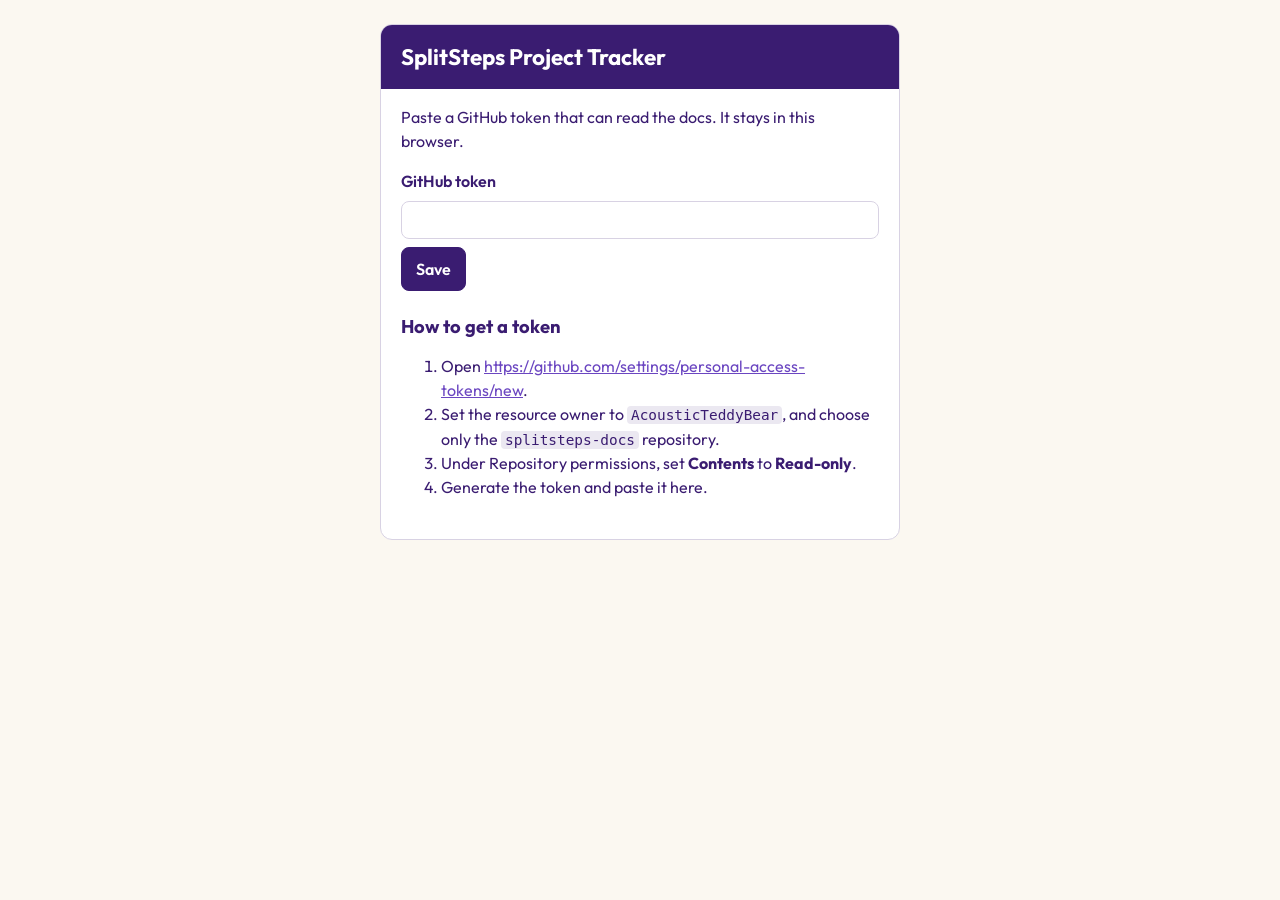
<file: splitsteps-project-tracker/index.html>
<!doctype html>
<html lang="en">
<head>
  <meta charset="utf-8">
  <meta name="viewport" content="width=device-width, initial-scale=1, viewport-fit=cover">
  <meta name="theme-color" content="#3A1C71">
  <title>SplitSteps Project Tracker</title>
  <link rel="manifest" href="manifest.webmanifest">
  <link rel="apple-touch-icon" href="icons/apple-touch-icon.png">
  <meta name="apple-mobile-web-app-title" content="SS Tracker">
  <link rel="stylesheet" href="styles.css">
  <script type="module" src="js/main.js"></script>
</head>
<body>
  <section id="tk-token-screen" class="token-screen" hidden>
    <h1>SplitSteps Project Tracker</h1>
    <p>Paste a GitHub token that can read the docs. It stays in this browser.</p>
    <p id="tk-token-message" class="banner" role="alert" hidden></p>
    <form id="tk-token-form" autocomplete="off">
      <label for="tk-token-input">GitHub token</label>
      <input id="tk-token-input" type="password" autocomplete="off" autocapitalize="off" spellcheck="false" required>
      <button type="submit">Save</button>
    </form>
    <h2>How to get a token</h2>
    <ol>
      <li>Open <a href="https://github.com/settings/personal-access-tokens/new" target="_blank" rel="noopener">https://github.com/settings/personal-access-tokens/new</a>.</li>
      <li>Set the resource owner to <code>AcousticTeddyBear</code>, and choose only the <code>splitsteps-docs</code> repository.</li>
      <li>Under Repository permissions, set <strong>Contents</strong> to <strong>Read-only</strong>.</li>
      <li>Generate the token and paste it here.</li>
    </ol>
  </section>

  <div id="tk-app" hidden>
    <div class="top" id="tk-top">
      <header class="app-header">
        <h1><span id="tk-brand">SplitSteps</span> <span class="product-name">Project Tracker</span></h1>
        <span id="tk-loaded" class="loaded"></span>
        <button type="button" id="tk-refresh">Refresh</button>
        <button type="button" id="tk-forget">Forget token</button>
      </header>
      <nav class="tabs" aria-label="Sections">
        <a href="#/overview" data-tab="overview">Overview</a>
        <a href="#/phases" data-tab="phases">Phases</a>
        <a href="#/issues" data-tab="issues">Issues</a>
        <a href="#/checks" data-tab="checks">Checks</a>
        <a href="#/features" data-tab="features">Features</a>
        <a href="#/docs" data-tab="docs">Docs</a>
      </nav>
    </div>
    <p id="tk-banner" class="banner" role="alert" hidden></p>
    <main id="tk-view" class="content"></main>
  </div>
</body>
</html>
</file>
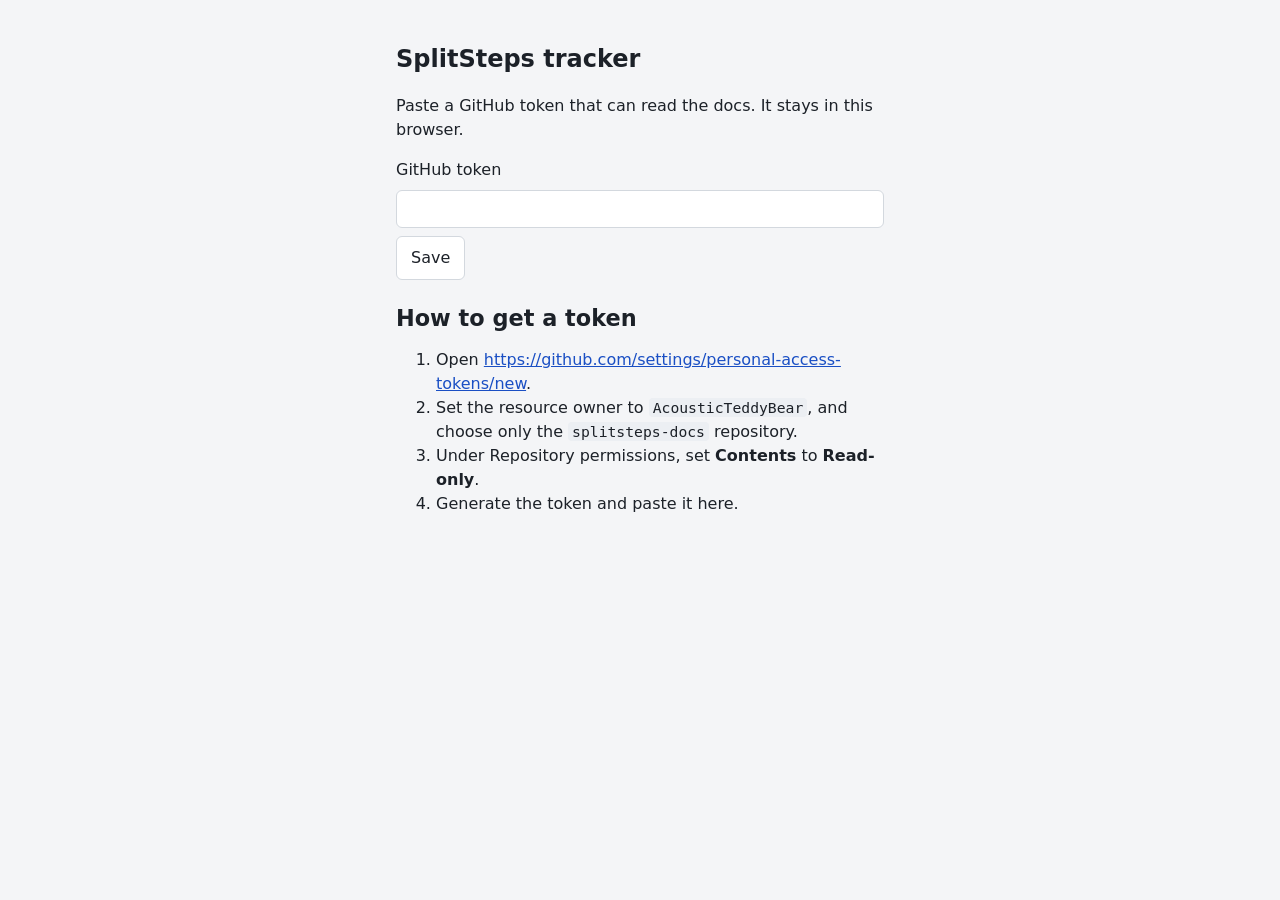
<file: tracker/index.html>
<!doctype html>
<html lang="en">
<head>
  <meta charset="utf-8">
  <meta name="viewport" content="width=device-width, initial-scale=1, viewport-fit=cover">
  <title>SplitSteps tracker</title>
  <link rel="stylesheet" href="styles.css">
  <script type="module" src="js/main.js"></script>
</head>
<body>
  <section id="tk-token-screen" class="token-screen" hidden>
    <h1>SplitSteps tracker</h1>
    <p>Paste a GitHub token that can read the docs. It stays in this browser.</p>
    <p id="tk-token-message" class="banner" role="alert" hidden></p>
    <form id="tk-token-form" autocomplete="off">
      <label for="tk-token-input">GitHub token</label>
      <input id="tk-token-input" type="password" autocomplete="off" autocapitalize="off" spellcheck="false" required>
      <button type="submit">Save</button>
    </form>
    <h2>How to get a token</h2>
    <ol>
      <li>Open <a href="https://github.com/settings/personal-access-tokens/new" target="_blank" rel="noopener">https://github.com/settings/personal-access-tokens/new</a>.</li>
      <li>Set the resource owner to <code>AcousticTeddyBear</code>, and choose only the <code>splitsteps-docs</code> repository.</li>
      <li>Under Repository permissions, set <strong>Contents</strong> to <strong>Read-only</strong>.</li>
      <li>Generate the token and paste it here.</li>
    </ol>
  </section>

  <div id="tk-app" hidden>
    <div class="top" id="tk-top">
      <header class="app-header">
        <h1>SplitSteps tracker</h1>
        <span id="tk-loaded" class="loaded"></span>
        <button type="button" id="tk-refresh">Refresh</button>
        <button type="button" id="tk-forget">Forget token</button>
      </header>
      <nav class="tabs" aria-label="Sections">
        <a href="#/overview" data-tab="overview">Overview</a>
        <a href="#/phases" data-tab="phases">Phases</a>
        <a href="#/issues" data-tab="issues">Issues</a>
        <a href="#/checks" data-tab="checks">Checks</a>
        <a href="#/features" data-tab="features">Features</a>
        <a href="#/docs" data-tab="docs">Docs</a>
      </nav>
    </div>
    <p id="tk-banner" class="banner" role="alert" hidden></p>
    <main id="tk-view" class="content"></main>
  </div>
</body>
</html>
</file>
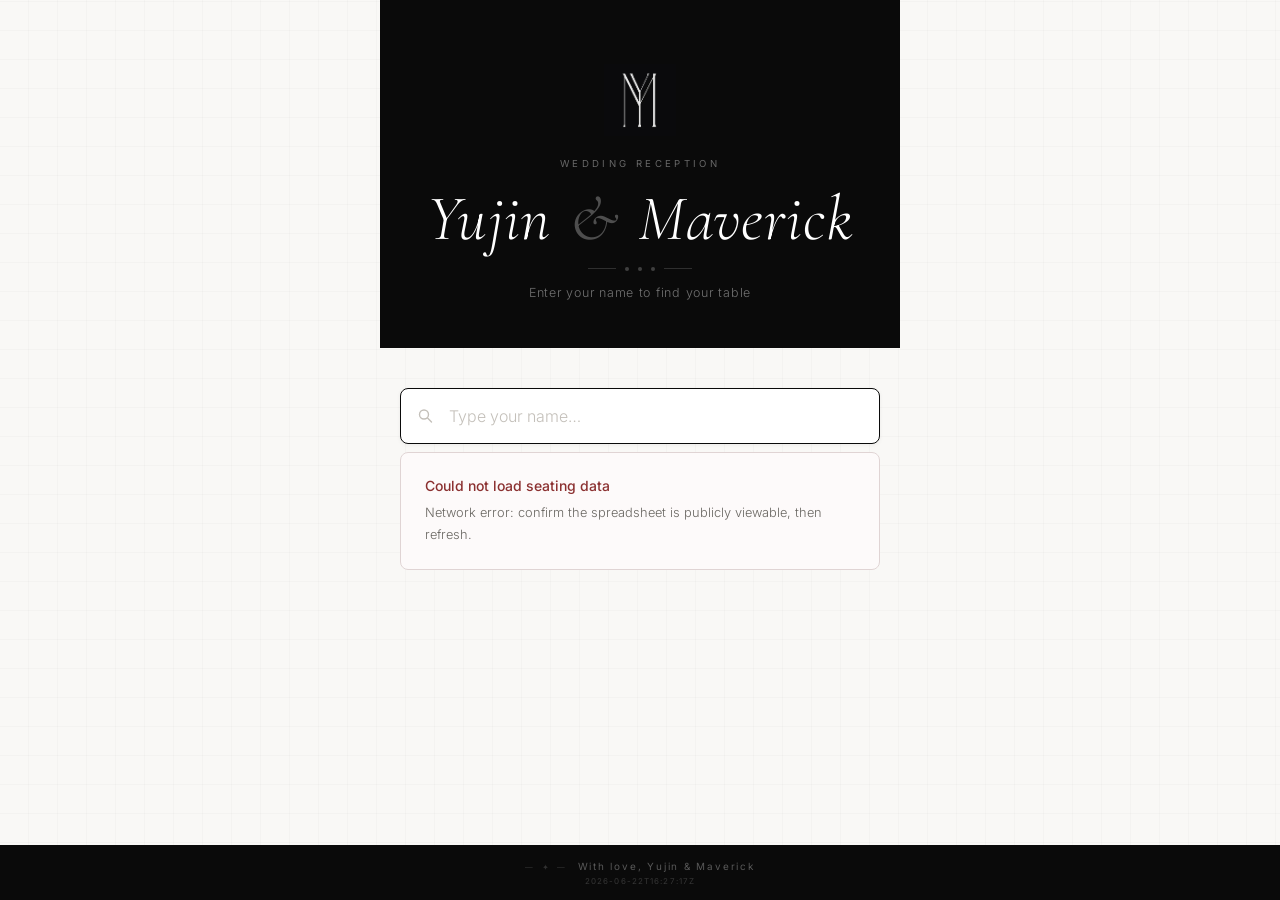
<file: yujandmavweddingseatfinder.html>
<!DOCTYPE html>
<html lang="en">
<head>
  <meta charset="UTF-8">
  <meta name="viewport" content="width=device-width, initial-scale=1.0">
  <title>Yujin & Maverick's Wedding — Find Your Seat</title>
  <link rel="preconnect" href="https://fonts.googleapis.com">
  <link href="https://fonts.googleapis.com/css2?family=Cormorant+Garamond:ital,wght@0,300;0,400;0,600;1,300;1,400;1,500&family=Inter:wght@300;400;500&display=swap" rel="stylesheet">
  <style>
    *, *::before, *::after { box-sizing: border-box; margin: 0; padding: 0; }

    :root {
      --white:      #F9F8F6;
      --white-pure: #FFFFFF;
      --black:      #0A0A0A;
      --black-soft: #1C1C1C;
      --grey-50:    #F5F4F2;
      --grey-100:   #ECEAE7;
      --grey-200:   #DEDAD5;
      --grey-300:   #C4C0BA;
      --grey-500:   #8A8680;
      --grey-700:   #4A4844;
      --text:       #0A0A0A;
      --text-muted: #6A6762;
      --text-faint: #C4C0BA;
    }

    body {
      background: var(--white);
      color: var(--text);
      font-family: 'Inter', system-ui, sans-serif;
      min-height: 100vh;
      display: flex;
      flex-direction: column;
      align-items: center;
      padding: 0;
    }

    /* Subtle crosshatch texture on white bg */
    body::before {
      content: '';
      position: fixed; inset: 0;
      background-image:
        repeating-linear-gradient(0deg, transparent, transparent 28px, rgba(0,0,0,0.018) 28px, rgba(0,0,0,0.018) 29px),
        repeating-linear-gradient(90deg, transparent, transparent 28px, rgba(0,0,0,0.018) 28px, rgba(0,0,0,0.018) 29px);
      pointer-events: none;
    }

    .container { width: 100%; max-width: 520px; position: relative; z-index: 1; padding: 0 1.25rem 5rem; }
    .container > header { margin-left: -1.25rem; margin-right: -1.25rem; }

    /* ── HEADER (black) ──────────────────────────────────────────────────────── */
    header {
      background: var(--black);
      text-align: center;
      padding: 4rem 2rem 3rem;
      margin-bottom: 2.5rem;
    }

    .orn-row {
      display: flex; align-items: center; justify-content: center; gap: 0.6rem;
      margin-bottom: 1.6rem;
    }
    .orn-line    { flex: 0 0 52px; height: 1px; background: rgba(255,255,255,0.18); }
    .orn-diamond { width: 7px; height: 7px; background: #fff; transform: rotate(45deg); }

    .event-label {
      font-size: 0.6rem;
      letter-spacing: 0.35em;
      text-transform: uppercase;
      color: rgba(255,255,255,0.38);
      margin-bottom: 1rem;
    }

    .couple-names {
      font-family: 'Cormorant Garamond', Georgia, serif;
      font-size: clamp(2.6rem, 7.5vw, 4rem);
      font-weight: 300;
      font-style: italic;
      color: #fff;
      line-height: 1.05;
      letter-spacing: 0.01em;
      margin-bottom: 0.9rem;
    }
    .amp { font-weight: 400; color: rgba(255,255,255,0.28); margin: 0 0.3em; }

    .sub-orn-row {
      display: flex; align-items: center; justify-content: center; gap: 0.55rem;
      margin-bottom: 0.9rem;
    }
    .sub-line { flex: 0 0 28px; height: 1px; background: rgba(255,255,255,0.15); }
    .sub-dot  { width: 4px; height: 4px; border-radius: 50%; background: rgba(255,255,255,0.22); }

    .subtitle {
      font-size: 0.78rem;
      font-weight: 300;
      color: rgba(255,255,255,0.42);
      letter-spacing: 0.06em;
    }

    /* ── SEARCH ──────────────────────────────────────────────────────────────── */
    .search-outer { position: relative; margin-bottom: 0.5rem; }

    .search-icon {
      position: absolute; left: 1.1rem; top: 50%;
      transform: translateY(-50%);
      color: var(--grey-300); pointer-events: none; display: flex;
    }

    #searchInput {
      width: 100%;
      padding: 1.05rem 2.8rem 1.05rem 3rem;
      background: var(--white-pure);
      border: 1.5px solid var(--black);
      border-radius: 8px;
      color: var(--text);
      font-family: 'Inter', system-ui, sans-serif;
      font-size: 1rem;
      font-weight: 300;
      outline: none;
      transition: box-shadow 0.2s;
      box-shadow: 0 1px 4px rgba(0,0,0,0.06);
    }
    #searchInput::placeholder { color: var(--text-faint); }
    #searchInput:focus {
      box-shadow: 0 0 0 3px rgba(0,0,0,0.1), 0 1px 4px rgba(0,0,0,0.06);
    }

    .clear-btn {
      position: absolute; right: 0.9rem; top: 50%;
      transform: translateY(-50%);
      background: none; border: none;
      color: var(--grey-300); cursor: pointer;
      font-size: 0.75rem; padding: 0.3rem; line-height: 1;
      opacity: 0; pointer-events: none;
      transition: opacity 0.15s, color 0.15s;
    }
    .clear-btn.visible { opacity: 1; pointer-events: auto; }
    .clear-btn:hover { color: var(--text); }

    /* ── SUGGESTIONS ─────────────────────────────────────────────────────────── */
    #suggestions {
      background: var(--white-pure);
      border: 1.5px solid var(--black);
      border-top: 1px solid var(--grey-100);
      border-radius: 0 0 8px 8px;
      overflow: hidden; display: none; margin-top: -2px;
      box-shadow: 0 4px 16px rgba(0,0,0,0.1);
    }
    #suggestions.open { display: block; }

    .sug-item {
      padding: 0.72rem 1.1rem;
      cursor: pointer;
      font-size: 0.875rem;
      color: var(--text-muted);
      border-bottom: 1px solid var(--grey-50);
      transition: background 0.1s, color 0.1s;
    }
    .sug-item:last-child { border-bottom: none; }
    .sug-item:hover { background: var(--grey-50); color: var(--text); }
    .sug-item mark { background: none; color: var(--black); font-weight: 500; }

    /* ── STATES ──────────────────────────────────────────────────────────────── */
    .state { display: none; }
    .state.active { display: block; }

    #stateIdle {
      text-align: center; padding: 2.5rem 0 1rem;
      color: var(--text-faint); font-size: 0.8rem; font-weight: 300; letter-spacing: 0.03em;
    }

    #stateLoading {
      text-align: center; padding: 3.5rem 0;
      color: var(--text-muted); font-size: 0.855rem; font-weight: 300;
    }
    .spinner {
      width: 22px; height: 22px;
      border: 2px solid var(--grey-200);
      border-top-color: var(--black);
      border-radius: 50%;
      animation: spin 0.75s linear infinite;
      margin: 0 auto 1rem;
    }
    @keyframes spin { to { transform: rotate(360deg); } }

    /* ── RESULT CARD ─────────────────────────────────────────────────────────── */
    #stateResult   { animation: fadeUp 0.3s ease; }
    #stateNotFound { animation: fadeUp 0.25s ease; }

    @keyframes fadeUp {
      from { opacity: 0; transform: translateY(8px); }
      to   { opacity: 1; transform: translateY(0); }
    }

    .result-card {
      background: var(--white-pure);
      border: 1.5px solid var(--black);
      border-radius: 12px;
      overflow: hidden;
      box-shadow: 0 6px 40px rgba(0,0,0,0.13), 4px 4px 0 var(--black);
    }

    /* BLACK BANNER */
    .banner {
      background: var(--black);
      padding: 2rem 2rem 1.85rem;
      text-align: center;
      position: relative;
    }
    .banner-top-rule {
      position: absolute; top: 1.1rem; left: 50%; transform: translateX(-50%);
      display: flex; align-items: center; gap: 0.45rem;
    }
    .btr-line { width: 28px; height: 1px; background: rgba(255,255,255,0.12); }
    .btr-dot  { width: 3px; height: 3px; background: rgba(255,255,255,0.18); border-radius: 50%; }

    .banner-eyebrow {
      font-size: 0.56rem;
      letter-spacing: 0.32em;
      text-transform: uppercase;
      color: rgba(255,255,255,0.35);
      margin-bottom: 0.65rem;
    }

    #tableDisplay {
      font-family: 'Cormorant Garamond', Georgia, serif;
      font-size: clamp(1.6rem, 4.5vw, 2.4rem);
      font-weight: 400;
      color: var(--white-pure);
      line-height: 1.15;
      margin-bottom: 0.4rem;
      word-break: break-word;
    }

    #tableSubLabel {
      font-size: 0.6rem;
      letter-spacing: 0.28em;
      text-transform: uppercase;
      color: rgba(255,255,255,0.25);
      min-height: 1em;
    }

    /* WHITE CARD BODY */
    .card-body {
      padding: 1.85rem 2rem;
      background: var(--white-pure);
    }

    /* Thin rule between banner and body */
    .card-divider {
      height: 2px;
      background: var(--black);
    }

    .section-label {
      font-size: 0.56rem;
      letter-spacing: 0.28em;
      text-transform: uppercase;
      color: var(--grey-500);
      margin-bottom: 1.1rem;
      display: flex;
      align-items: center;
      gap: 0.7rem;
    }
    .section-label::before {
      content: '';
      display: block;
      width: 16px;
      height: 1.5px;
      background: var(--black);
      flex-shrink: 0;
    }

    #tableViz { text-align: center; }

    #guestList { list-style: none; }

    .guest-row {
      display: flex; align-items: center; gap: 0.85rem;
      padding: 0.65rem 0;
      border-bottom: 1px solid var(--grey-200);
      font-size: 0.875rem; font-weight: 300;
      color: var(--grey-700);
    }
    .guest-row:last-child { border-bottom: none; }

    .guest-dot {
      flex-shrink: 0;
      width: 4px; height: 4px;
      border-radius: 50%;
      background: var(--grey-300);
    }
    .guest-row.is-you .guest-dot {
      width: 5px; height: 5px;
      background: var(--black);
    }
    .guest-row.is-you {
      color: var(--black);
      font-weight: 500;
      background: linear-gradient(to right, rgba(0,0,0,0.035), transparent 60%);
      margin-left: -2rem;
      padding-left: 2rem;
      margin-right: -2rem;
      padding-right: 2rem;
      border-left: 3px solid var(--black);
      border-bottom-color: var(--grey-200);
    }
    .you-tag {
      margin-left: auto; flex-shrink: 0;
      font-size: 0.55rem; letter-spacing: 0.15em; text-transform: uppercase;
      color: var(--white-pure); background: var(--black);
      padding: 0.2rem 0.55rem; border-radius: 3px;
    }

    /* ── NOT FOUND ───────────────────────────────────────────────────────────── */
    #stateNotFound {
      text-align: center; padding: 2.5rem 1rem;
    }
    .nf-icon  { font-size: 1.4rem; color: var(--grey-300); margin-bottom: 1rem; }
    .nf-title {
      font-family: 'Cormorant Garamond', serif;
      font-size: 1.4rem; font-weight: 400; margin-bottom: 0.4rem;
    }
    .nf-msg {
      font-size: 0.82rem; color: var(--text-muted); font-weight: 300; line-height: 1.65;
    }

    /* ── ERROR ───────────────────────────────────────────────────────────────── */
    #stateError {
      padding: 1.5rem;
      background: #FDFAFA;
      border: 1px solid #E0D4D4;
      border-radius: 8px;
      animation: fadeUp 0.25s ease;
    }
    .err-title { color: #8B3030; font-size: 0.875rem; font-weight: 500; margin-bottom: 0.5rem; }
    .err-body  { font-size: 0.8rem; color: var(--text-muted); font-weight: 300; line-height: 1.7; }
    .err-body code {
      background: var(--grey-100); padding: 0.1em 0.35em;
      border-radius: 3px; font-size: 0.9em; color: var(--black);
    }

    /* ── FOOTER (fixed — always onscreen) ───────────────────────────────────── */
    footer {
      position: fixed;
      bottom: 0; left: 0; right: 0;
      z-index: 100;
      background: var(--black);
      color: rgba(255,255,255,0.32);
      padding: 0.9rem 2rem 0.85rem;
      text-align: center;
      font-size: 0.62rem;
      letter-spacing: 0.18em;
    }
    .footer-orn {
      display: inline;
      margin-right: 0.5em;
      color: rgba(255,255,255,0.16);
      font-size: 0.48rem;
      letter-spacing: 0.45em;
    }
    .updated-at {
      display: block;
      margin-top: 0.3rem;
      font-size: 0.5rem;
      color: rgba(255,255,255,0.18);
      letter-spacing: 0.14em;
    }

    @media (max-width: 520px) {
      .container { padding: 0 0.875rem 6rem; }
      .container > header { margin-left: -0.875rem; margin-right: -0.875rem; }
      header { padding: 2.75rem 1.5rem 2.25rem; }
      .couple-names { font-size: 2rem; }
      .banner { padding: 1.75rem 1.25rem 1.5rem; }
      .banner-top-rule { display: none; }
      #tableDisplay { font-size: 1.5rem; }
      #tableSubLabel { font-size: 0.52rem; letter-spacing: 0.2em; }
      .card-body { padding: 1.25rem 1.25rem; }
      #tableViz svg { width: 150px; height: 150px; }
      footer { padding: 0.75rem 1rem 0.7rem; font-size: 0.58rem; }
    }

    @media (max-width: 360px) {
      .container { padding: 0 0.75rem 6rem; }
      .container > header { margin-left: -0.75rem; margin-right: -0.75rem; }
      header { padding: 2.25rem 1.25rem 2rem; }
      .couple-names { font-size: 1.75rem; }
      #tableDisplay { font-size: 1.3rem; }
    }

    /* iOS safe area — bumps clearance above the home indicator bar */
    @supports (padding-bottom: env(safe-area-inset-bottom)) {
      .container { padding-bottom: calc(6rem + env(safe-area-inset-bottom)); }
      footer { padding-bottom: calc(0.85rem + env(safe-area-inset-bottom)); }
    }

    /* ── MONOGRAM ────────────────────────────────────────────────────────────── */
    .monogram-wrap {
      display: flex;
      justify-content: center;
      margin-bottom: 1.4rem;
    }
    .monogram-img {
      height: 72px;
      width: auto;
      display: block;
      /* Image is black-on-white; invert makes it white-on-black,
         then screen blend makes the black background vanish against the dark header */
      filter: invert(1);
      mix-blend-mode: screen;
      opacity: 0.92;
    }
    @media (max-width: 520px) {
      .monogram-img { height: 56px; }
    }
  </style>
</head>
<body>
<div class="container">

  <!-- HEADER -->
  <header>
    <div class="monogram-wrap">
      <img class="monogram-img" src="[data-uri]" alt="Yujin &amp; Maverick monogram">
    </div>
    <p class="event-label">Wedding Reception</p>
    <h1 class="couple-names">
      Yujin<span class="amp">&amp;</span>Maverick
    </h1>
    <div class="sub-orn-row">
      <span class="sub-line"></span>
      <span class="sub-dot"></span>
      <span class="sub-dot"></span>
      <span class="sub-dot"></span>
      <span class="sub-line"></span>
    </div>
    <p class="subtitle">Enter your name to find your table</p>
  </header>

  <!-- SEARCH -->
  <div class="search-outer">
    <span class="search-icon">
      <svg width="15" height="15" viewBox="0 0 15 15" fill="none">
        <circle cx="6" cy="6" r="4.5" stroke="currentColor" stroke-width="1.4"/>
        <line x1="9.8" y1="9.8" x2="13.5" y2="13.5" stroke="currentColor" stroke-width="1.4" stroke-linecap="round"/>
      </svg>
    </span>
    <input
      type="text"
      id="searchInput"
      placeholder="Type your name…"
      autocomplete="off" autocorrect="off"
      autocapitalize="words" spellcheck="false"
      aria-label="Search your name"
    >
    <button class="clear-btn" id="clearBtn" aria-label="Clear">✕</button>
  </div>

  <div id="suggestions" role="listbox"></div>

  <!-- LOADING -->
  <div id="stateLoading" class="state active">
    <div class="spinner"></div>
    <p>Loading seating chart…</p>
  </div>

  <!-- IDLE -->
  <div id="stateIdle" class="state">
    <p>Start typing to find your seat</p>
  </div>

  <!-- RESULT -->
  <div id="stateResult" class="state">
    <div class="result-card">
      <div class="banner">
        <div class="banner-top-rule">
          <span class="btr-line"></span><span class="btr-dot"></span><span class="btr-line"></span>
        </div>
        <div class="banner-eyebrow">Your Table</div>
        <div id="tableDisplay">—</div>
        <div id="tableSubLabel"></div>
      </div>
      <div class="card-divider"></div>
      <div class="card-body">
        <div id="tableViz"></div>
        <div class="section-label" id="seatedWithLabel">Seated With</div>
        <ul id="guestList"></ul>
      </div>
    </div>
  </div>

  <!-- NOT FOUND -->
  <div id="stateNotFound" class="state">
    <div class="nf-icon">◌</div>
    <div class="nf-title">Name Not Found</div>
    <p class="nf-msg">Try a shorter version of your name, or check the spelling.</p>
  </div>

  <!-- ERROR -->
  <div id="stateError" class="state">
    <div class="err-title">Could not load seating data</div>
    <p class="err-body" id="errBody">
      The spreadsheet must be publicly viewable. In Google Sheets go to
      <code>File → Share → Share with others</code>, choose
      <code>Anyone with the link → Viewer</code> and save.
    </p>
  </div>

  <footer>
    <span class="footer-orn">— ✦ —</span>
    With love, Yujin &amp; Maverick
    <span id="updatedAt" class="updated-at">2026-06-22T16:27:17Z</span>
  </footer>
</div>

<script>
// ─── CONFIG ──────────────────────────────────────────────────────────────────
const SHEET_ID = '1ACkeZM7jUvHn3lraQHJ8Y4UoxCvzMnGp_4_z970N7Hk';
const GID      = '545903248';
const CSV_URL  = `https://docs.google.com/spreadsheets/d/${SHEET_ID}/export?format=csv&gid=${GID}`;
// ─────────────────────────────────────────────────────────────────────────────

let tableMap   = {};
let nameLookup = {};
let allNames   = [];
let dataReady  = false;

const $  = id => document.getElementById(id);
const searchInput   = $('searchInput');
const clearBtn      = $('clearBtn');
const suggestionsEl = $('suggestions');

const STATES = ['Loading','Idle','Result','NotFound','Error'];
function showState(name) {
  STATES.forEach(s => { const el = $('state'+s); if (el) el.classList.toggle('active', s===name); });
}

// ── CSV PARSER ────────────────────────────────────────────────────────────────
function parseRow(line) {
  const out = []; let cur = '', inQ = false;
  for (let i = 0; i <= line.length; i++) {
    const c = line[i];
    if (c === '"') { inQ = !inQ; }
    else if ((c === ',' || c === undefined) && !inQ) { out.push(cur.trim()); cur = ''; }
    else { cur += (c||''); }
  }
  return out;
}

function buildMap(csvText) {
  const lines = csvText.replace(/\r/g,'').split('\n').filter(l => l.trim());
  if (lines.length < 2) return {};
  const rows   = lines.map(parseRow);
  const header = rows[0].map(h => h.toLowerCase().trim());

  const col = (...terms) => header.findIndex(h => terms.some(t => h === t || h.includes(t)));
  const tableCol = col('table','seat number','seating','tbl');
  const nameCol  = col('name','full name','guest name','attendee','guest');
  const firstCol = col('first name','first','firstname');
  const lastCol  = col('last name','last','lastname','surname');

  const map = {};
  const add = (table, name) => {
    if (!table || !name) return;
    if (!map[table]) map[table] = [];
    if (!map[table].includes(name)) map[table].push(name);
  };

  if (tableCol >= 0 && (nameCol >= 0 || (firstCol >= 0 && lastCol >= 0))) {
    rows.slice(1).forEach(row => {
      const name = nameCol >= 0
        ? row[nameCol]?.trim()
        : [row[firstCol]?.trim(), row[lastCol]?.trim()].filter(Boolean).join(' ');
      add(row[tableCol]?.trim(), name);
    });
  } else {
    const skip = header.some(h => h.includes('table') || h.includes('name') || h === '');
    rows.slice(skip ? 1 : 0).forEach(row => {
      const table = row[0]?.trim();
      row.slice(1).forEach(cell => add(table, cell?.trim()));
    });
  }
  return map;
}

// ── LOAD DATA ─────────────────────────────────────────────────────────────────
async function loadData() {
  showState('Loading');
  try {
    const res = await fetch(CSV_URL, { cache: 'no-cache' });
    if (!res.ok) throw new Error(`HTTP ${res.status}`);
    const text = await res.text();
    tableMap = buildMap(text);
    if (!Object.keys(tableMap).length) {
      showError('The spreadsheet appears empty or uses an unrecognised format.');
      return;
    }
    nameLookup = {}; allNames = [];
    Object.entries(tableMap).forEach(([table, names]) => {
      names.forEach(name => {
        nameLookup[norm(name)] = { table, original: name };
        allNames.push(name);
      });
    });
    allNames.sort((a,b) => a.localeCompare(b));
    dataReady = true;
    showState('Idle');
  } catch (err) {
    showError(
      err.message.startsWith('HTTP')
        ? `${err.message} — the sheet may not be public.<br><br>In Google Sheets: <code>File → Share → Anyone with the link → Viewer</code>`
        : 'Network error: confirm the spreadsheet is publicly viewable, then refresh.'
    );
  }
}

function showError(html) { $('errBody').innerHTML = html; showState('Error'); }

// ── SEARCH LOGIC ──────────────────────────────────────────────────────────────
function norm(s) { return s.toLowerCase().trim().replace(/\s+/g,' '); }

function findMatch(q) {
  q = norm(q);
  if (!q) return null;
  if (nameLookup[q]) return nameLookup[q];
  const entries = Object.entries(nameLookup);
  let hit = entries.find(([k]) => k.startsWith(q+' ') || k.endsWith(' '+q));
  if (hit) return hit[1];
  hit = entries.find(([k]) => k.includes(q));
  return hit ? hit[1] : null;
}

function getSuggestions(q) {
  q = norm(q);
  if (q.length < 2) return [];
  return allNames.filter(n => norm(n).includes(q)).slice(0,6);
}

// ── RENDER RESULT ─────────────────────────────────────────────────────────────
function renderResult({ table, original }) {
  const people = tableMap[table] || [];

  // Parse table label
  const numMatch = table.match(/^table\s+(.+)$/i);
  if (numMatch) {
    $('tableDisplay').textContent  = numMatch[1];
    $('tableSubLabel').textContent = table.toUpperCase();
  } else if (/^\d+$/.test(table)) {
    $('tableDisplay').textContent  = table;
    $('tableSubLabel').textContent = `TABLE ${table}`;
  } else {
    $('tableDisplay').textContent  = table;
    $('tableSubLabel').textContent = '';
  }

  // Viz
  const vizEl = $('tableViz');
  if (people.length >= 2 && people.length <= 10) {
    vizEl.innerHTML = buildViz(people, original);
    vizEl.style.marginBottom = '1.75rem';
  } else {
    vizEl.innerHTML = '';
    vizEl.style.marginBottom = '0';
  }

  // Guest list
  const ul = $('guestList');
  ul.innerHTML = '';
  people.forEach(name => {
    const isYou = norm(name) === norm(original);
    const li = document.createElement('li');
    li.className = 'guest-row' + (isYou ? ' is-you' : '');
    li.innerHTML = `<span class="guest-dot"></span><span>${name}</span>` +
      (isYou ? '<span class="you-tag">You</span>' : '');
    ul.appendChild(li);
  });

  $('seatedWithLabel').textContent =
    people.length > 1 ? `Seated with ${people.length-1} other${people.length>2?'s':''}` : 'Solo table';

  showState('Result');
}

// ── CIRCULAR TABLE VIZ (B&W) ──────────────────────────────────────────────────
function buildViz(people, youName) {
  const N  = people.length;
  const SZ = 186;
  const CX = SZ/2, CY = SZ/2;
  const TABLE_R = 26;
  const ORBIT_R = 58;
  const SEAT_R  = N<=5 ? 20 : N<=7 ? 17 : 14;
  const FONT_SZ = SEAT_R>=17 ? 9 : 7.5;

  const seats = people.map((name,i) => {
    const angle = -Math.PI/2 + (i/N)*2*Math.PI;
    const isYou = norm(name) === norm(youName);
    const initials = name.split(' ').map(w=>w[0]||'').join('').slice(0,2).toUpperCase();
    return { x: CX+ORBIT_R*Math.cos(angle), y: CY+ORBIT_R*Math.sin(angle), isYou, initials };
  });

  const svgSeats = seats.map(({x,y,isYou,initials}) => {
    const cx=x.toFixed(2), cy=y.toFixed(2);
    // Normal seat: black fill, white initials
    // You seat: white fill, black border, black initials + dashed ring
    const fill   = isYou ? '#FFFFFF' : '#0A0A0A';
    const stroke = '#0A0A0A';
    const sw     = isYou ? '2' : '0';
    const tf     = isYou ? '#0A0A0A' : '#FFFFFF';
    const fw     = isYou ? '600'     : '400';
    const ring   = isYou
      ? `<circle cx="${cx}" cy="${cy}" r="${SEAT_R+5}" fill="none" stroke="#0A0A0A" stroke-width="0.8" stroke-dasharray="3 2.5"/>`
      : '';
    return `${ring}
      <circle cx="${cx}" cy="${cy}" r="${SEAT_R}" fill="${fill}" stroke="${stroke}" stroke-width="${sw}"/>
      <text x="${cx}" y="${cy}" text-anchor="middle" dominant-baseline="central"
        fill="${tf}" font-family="Inter,sans-serif" font-size="${FONT_SZ}" font-weight="${fw}">${initials}</text>`;
  }).join('');

  return `<svg width="${SZ}" height="${SZ}" viewBox="0 0 ${SZ} ${SZ}" aria-hidden="true">
    <circle cx="${CX}" cy="${CY}" r="${TABLE_R}" fill="#FFFFFF" stroke="#0A0A0A" stroke-width="1.5"/>
    <circle cx="${CX}" cy="${CY}" r="${TABLE_R-8}" fill="none" stroke="#0A0A0A" stroke-width="0.6" stroke-dasharray="2 2"/>
    ${svgSeats}
  </svg>`;
}

// ── SUGGESTIONS ───────────────────────────────────────────────────────────────
function renderSuggestions(query) {
  const matches = getSuggestions(query);
  if (!matches.length) { closeSuggestions(); return; }
  const q = norm(query);
  suggestionsEl.innerHTML = matches.map(name => {
    const ln  = norm(name);
    const idx = ln.indexOf(q);
    const hl  = idx<0 ? name :
      name.slice(0,idx)+`<mark>${name.slice(idx,idx+q.length)}</mark>`+name.slice(idx+q.length);
    return `<div class="sug-item" role="option" data-name="${name}">${hl}</div>`;
  }).join('');
  suggestionsEl.classList.add('open');
  suggestionsEl.querySelectorAll('.sug-item').forEach(item => {
    item.addEventListener('pointerdown', e => {
      e.preventDefault();
      const n = item.dataset.name;
      searchInput.value = n;
      clearBtn.classList.add('visible');
      closeSuggestions();
      doSearch(n);
    });
  });
}
function closeSuggestions() { suggestionsEl.classList.remove('open'); suggestionsEl.innerHTML=''; }

// ── SEARCH ORCHESTRATION ──────────────────────────────────────────────────────
function doSearch(query) {
  if (!dataReady) return;
  const q = query.trim();
  if (!q) { showState('Idle'); closeSuggestions(); return; }
  const match = findMatch(q);
  if (match) { closeSuggestions(); renderResult(match); }
  else { showState('NotFound'); renderSuggestions(q); }
}

// ── EVENTS ────────────────────────────────────────────────────────────────────
let debounce;
searchInput.addEventListener('input', e => {
  const v = e.target.value;
  clearBtn.classList.toggle('visible', v.length > 0);
  clearTimeout(debounce);
  debounce = setTimeout(() => doSearch(v), 160);
});
searchInput.addEventListener('keydown', e => {
  if (e.key === 'Escape') {
    searchInput.value = ''; clearBtn.classList.remove('visible');
    closeSuggestions(); showState('Idle');
  }
});
clearBtn.addEventListener('click', () => {
  searchInput.value = ''; clearBtn.classList.remove('visible');
  closeSuggestions(); showState('Idle'); searchInput.focus();
});
document.addEventListener('click', e => {
  if (!suggestionsEl.contains(e.target) && e.target !== searchInput) closeSuggestions();
});

// ── INIT ──────────────────────────────────────────────────────────────────────
loadData();
</script>
</body>
</html>
</file>
<file: splitsteps-project-tracker/styles.css>
/* SplitSteps Project Tracker. Light theme, brand colours and Outfit, one breakpoint at 768px. */

@font-face {
  font-family: "Outfit";
  font-style: normal;
  font-weight: 400;
  font-display: swap;
  src: url("vendor/fonts/outfit-latin-400-normal.woff2") format("woff2");
}

@font-face {
  font-family: "Outfit";
  font-style: normal;
  font-weight: 600;
  font-display: swap;
  src: url("vendor/fonts/outfit-latin-600-normal.woff2") format("woff2");
}

@font-face {
  font-family: "Outfit";
  font-style: normal;
  font-weight: 700;
  font-display: swap;
  src: url("vendor/fonts/outfit-latin-700-normal.woff2") format("woff2");
}

:root {
  /* Brand palette. Yellow is only ever used on deep purple. */
  --brand-purple: #3a1c71;
  --brand-yellow: #ffd60a;
  --brand-purple-medium: #6b46c1;
  --brand-offwhite: #fbf8f1;
  --white: #ffffff;
  /* State colours, for status chips, warnings and errors only. */
  --state-danger: #b42318;
  --state-warning: #8a5a00;
  --state-success: #1b7f4b;
  /* Tints of deep purple. */
  --tint: #ebe8f1;
  --tint-light: #f6f4f9;
  --border: #d8d2e3;

  --bar-h: 56px;
  /* Set from the script: the height of the sticky header on desktop. */
  --top-measured: 112px;
  --top-h: var(--top-measured);
  color-scheme: light;
}

* {
  box-sizing: border-box;
}

[hidden] {
  display: none !important;
}

html {
  -webkit-text-size-adjust: 100%;
}

body {
  margin: 0;
  background: var(--brand-offwhite);
  color: var(--brand-purple);
  font: 16px/1.5 "Outfit", ui-sans-serif, system-ui, sans-serif;
  overflow-wrap: anywhere;
}

a {
  color: var(--brand-purple-medium);
}

:focus-visible {
  outline: 2px solid var(--brand-purple-medium);
  outline-offset: 2px;
}

h1,
h2,
h3,
h4 {
  line-height: 1.25;
  font-weight: 600;
}

h1 {
  font-weight: 700;
}

h2 {
  font-size: 1.5rem;
  font-weight: 700;
  margin: 0 0 12px;
}

h3 {
  font-size: 1.1rem;
  margin: 0 0 8px;
}

code {
  font-family: ui-monospace, SFMono-Regular, Menlo, Consolas, monospace;
  font-size: 0.9em;
  background: var(--tint);
  padding: 1px 4px;
  border-radius: 4px;
}

button,
input,
select {
  font: inherit;
  font-size: 16px;
  color: inherit;
}

button {
  min-height: 36px;
  padding: 6px 14px;
  border: 1px solid var(--brand-purple);
  border-radius: 8px;
  background: var(--white);
  font-weight: 600;
  cursor: pointer;
}

button:disabled {
  opacity: 0.6;
  cursor: default;
}

input,
select {
  min-height: 36px;
  padding: 6px 10px;
  border: 1px solid var(--border);
  border-radius: 8px;
  background: var(--white);
  max-width: 100%;
}

.muted,
.filter-count {
  color: var(--brand-purple-medium);
}

/* ---- Token screen ------------------------------------------------------- */

.token-screen {
  max-width: 520px;
  margin: 24px auto;
  padding: 0 20px 24px;
  background: var(--white);
  border: 1px solid var(--border);
  border-radius: 12px;
  overflow: hidden;
}

.token-screen h1 {
  margin: 0 -20px 16px;
  padding: 18px 20px;
  background: var(--brand-purple);
  color: var(--white);
  font-size: 1.4rem;
}

.token-screen h2 {
  font-size: 1.15rem;
}

.token-screen form {
  display: flex;
  flex-direction: column;
  gap: 8px;
  margin: 16px 0 24px;
}

.token-screen label {
  font-weight: 600;
}

.token-screen button {
  align-self: flex-start;
  min-height: 44px;
  background: var(--brand-purple);
  color: var(--white);
}

.token-screen .banner {
  margin: 0 0 12px;
}

/* ---- Header and navigation ---------------------------------------------- */

.top {
  background: var(--brand-purple);
  color: var(--white);
}

.top :focus-visible {
  outline-color: var(--brand-yellow);
}

.app-header {
  display: flex;
  flex-wrap: wrap;
  align-items: center;
  gap: 8px 16px;
  padding: 10px 16px 6px;
}

.app-header h1 {
  display: flex;
  flex-wrap: wrap;
  align-items: center;
  gap: 4px 16px; /* keeps the logo's clear space */
  min-height: 36px;
  margin: 0;
  font-size: 1.15rem;
  flex: 1 1 auto;
}

.product-name {
  font-weight: 600;
}

/* The lockup, at a height that keeps it above the 24px minimum. */
.logo {
  display: block;
  height: 36px;
  width: auto;
}

.loaded {
  font-size: 0.9rem;
}

.app-header button {
  background: transparent;
  border-color: var(--white);
  color: var(--white);
}

.app-header #tk-refresh {
  background: var(--brand-yellow);
  border-color: var(--brand-yellow);
  color: var(--brand-purple);
}

.tabs {
  display: flex;
  padding: 0 8px;
}

.tabs a {
  padding: 10px 14px;
  color: var(--white);
  text-decoration: none;
  border-bottom: 3px solid transparent;
}

.tabs a[aria-current="page"] {
  border-bottom-color: var(--brand-yellow);
  color: var(--brand-yellow);
  font-weight: 600;
}

.content {
  max-width: 1280px;
  margin: 0 auto;
  padding: 16px;
}

.banner,
.warning {
  margin: 12px 16px;
  padding: 10px 12px;
  border-radius: 8px;
  background: var(--white);
}

.banner {
  border: 1px solid var(--state-danger);
  color: var(--state-danger);
}

.warning {
  margin: 0 0 8px;
  border: 1px solid var(--state-warning);
}

.warning strong {
  color: var(--state-warning);
}

.warnings {
  margin-bottom: 12px;
}

/* ---- Badges ------------------------------------------------------------- */

.badge {
  display: inline-block;
  padding: 1px 8px;
  border-radius: 999px;
  font-size: 0.85rem;
  font-weight: 600;
  white-space: normal;
  color: var(--white);
}

.badge-success {
  background: var(--state-success);
}

.badge-progress {
  background: var(--brand-purple-medium);
}

.badge-warning {
  background: var(--state-warning);
}

.badge-danger {
  background: var(--state-danger);
}

.badge-neutral {
  background: var(--tint);
  color: var(--brand-purple);
}

/* ---- Overview ----------------------------------------------------------- */

/* Insights: where we are, and what the app can do now. */
.insights {
  display: grid;
  gap: 16px;
  margin-bottom: 24px;
}

.insight-card {
  background: var(--white);
  border: 1px solid var(--border);
  border-radius: 12px;
  padding: 14px 18px;
  min-width: 0;
}

.insight-card.where {
  border: 2px solid var(--brand-purple-medium);
}

.insight-card h3 {
  margin: 0 0 8px;
  font-size: 1.05rem;
}

.insight-card h4 {
  margin: 14px 0 2px;
  font-size: 0.95rem;
}

.where-now {
  display: flex;
  flex-wrap: wrap;
  align-items: center;
  gap: 6px 10px;
  margin: 0;
}

.where-phase {
  font-size: 1.35rem;
  font-weight: 700;
  line-height: 1.25;
}

.where-phase a {
  color: var(--brand-purple);
}

.goal {
  margin: 6px 0 0;
}

.where-item + .where-item {
  margin-top: 12px;
  padding-top: 12px;
  border-top: 1px solid var(--tint);
}

.progress {
  display: flex;
  align-items: center;
  gap: 12px;
  margin: 14px 0;
}

.progress-bar {
  flex: 1;
  height: 10px;
  background: var(--tint);
  border-radius: 999px;
  overflow: hidden;
}

.progress-bar span {
  display: block;
  height: 100%;
  background: var(--state-success);
}

.progress strong {
  font-weight: 600;
  white-space: nowrap;
}

.tiles {
  display: grid;
  grid-template-columns: repeat(auto-fit, minmax(180px, 1fr));
  gap: 10px;
}

.tile {
  display: flex;
  flex-direction: column;
  align-items: flex-start;
  gap: 2px;
  min-width: 0;
  background: var(--tint-light);
  border-radius: 10px;
  padding: 10px 12px;
}

.tile-label {
  font-size: 0.85rem;
}

.tile-value {
  font-size: 1.25rem;
  font-weight: 700;
  line-height: 1.3;
}

.tile-value.tile-text {
  font-size: 0.95rem;
  font-weight: 400;
}

.tone-success {
  color: var(--state-success);
}

.tone-warning {
  color: var(--state-warning);
}

.tone-danger {
  color: var(--state-danger);
}

.phase-lines {
  list-style: none;
  margin: 0;
  padding: 0;
}

.phase-lines li {
  display: flex;
  align-items: flex-start;
  gap: 10px;
  padding: 8px 0;
  border-top: 1px solid var(--tint);
}

.phase-lines li:first-child {
  border-top: 0;
}

.phase-lines .badge {
  flex: none;
  margin-top: 2px;
}

.after-mvp {
  margin: 12px 0 0;
}

.count-grid {
  display: grid;
  grid-template-columns: repeat(auto-fit, minmax(220px, 1fr));
  gap: 16px;
  margin-bottom: 24px;
}

.count-group {
  background: var(--white);
  border: 1px solid var(--border);
  border-radius: 12px;
  padding: 12px 14px;
}

.counts {
  list-style: none;
  margin: 0;
  padding: 0;
}

.counts li {
  display: flex;
  justify-content: space-between;
  gap: 12px;
  padding: 3px 0;
  border-bottom: 1px solid var(--tint);
}

.counts li:last-child {
  border-bottom: 0;
}

.counts strong {
  font-weight: 600;
}

.commits {
  list-style: none;
  margin: 0;
  padding: 0;
}

.commits li {
  padding: 6px 0;
  border-bottom: 1px solid var(--border);
}

.commit-date {
  color: var(--brand-purple-medium);
  margin-right: 6px;
}

/* ---- Filters and tables ------------------------------------------------- */

.filters {
  display: flex;
  flex-wrap: wrap;
  align-items: flex-end;
  gap: 12px 16px;
  margin-bottom: 12px;
}

.filter {
  display: flex;
  flex-direction: column;
  gap: 2px;
  min-width: 0;
}

.filter label {
  font-size: 0.85rem;
  color: var(--brand-purple-medium);
}

.data-table {
  width: 100%;
  border-collapse: separate;
  border-spacing: 0;
  background: var(--white);
  border: 1px solid var(--border);
}

.data-table th {
  position: sticky;
  top: var(--top-h);
  z-index: 1;
  background: var(--tint);
  font-weight: 600;
  text-align: left;
  padding: 8px 10px;
  border-bottom: 2px solid var(--brand-purple);
}

.data-table td {
  padding: 8px 10px;
  border-bottom: 1px solid var(--border);
  vertical-align: top;
}

.data-table tr:last-child > td {
  border-bottom: 0;
}

.detail-body {
  display: grid;
  gap: 8px;
}

.detail-block h4 {
  margin: 0;
  font-size: 0.85rem;
  color: var(--brand-purple-medium);
  text-transform: uppercase;
}

.detail-block p {
  margin: 0;
}

/* Features: one short row per feature; tapping it opens the rest. */
.feature-list {
  list-style: none;
  margin: 0;
  padding: 0;
  background: var(--white);
  border: 1px solid var(--border);
}

.feature-list > li + li {
  border-top: 1px solid var(--border);
}

.feature-row {
  display: flex;
  flex-wrap: wrap;
  align-items: center;
  gap: 6px 10px;
  width: 100%;
  min-height: 44px;
  padding: 10px 12px;
  border: 0;
  border-radius: 0;
  background: none;
  font: inherit;
  color: inherit;
  text-align: left;
  cursor: pointer;
}

.feature-row:hover {
  background: var(--tint-light);
}

.feature-row:focus-visible {
  outline: 3px solid var(--brand-purple-medium);
  outline-offset: -3px;
}

.feature-chevron {
  flex: none;
  width: 8px;
  height: 8px;
  margin: 0 4px 0 2px;
  border-right: 2px solid var(--brand-purple-medium);
  border-bottom: 2px solid var(--brand-purple-medium);
  transform: rotate(-45deg);
  transition: transform 0.15s;
}

.feature-row[aria-expanded="true"] .feature-chevron {
  transform: rotate(45deg);
}

.feature-name {
  flex: 1 1 12rem;
  min-width: 0;
  font-weight: 600;
  overflow-wrap: anywhere;
}

.feature-badges {
  display: flex;
  flex-wrap: wrap;
  gap: 6px;
}

.feature-details {
  display: grid;
  grid-template-columns: max-content minmax(0, 1fr);
  gap: 6px 16px;
  margin: 0;
  padding: 2px 12px 14px 34px;
}

.feature-details[hidden] {
  display: none;
}

.feature-details dt {
  font-size: 0.85rem;
  color: var(--brand-purple-medium);
  padding-top: 1px;
}

.feature-details dd {
  margin: 0;
  overflow-wrap: anywhere;
}

/* ---- Docs --------------------------------------------------------------- */

.docs {
  display: grid;
  grid-template-columns: 240px minmax(0, 1fr);
  gap: 32px;
  align-items: start;
}

.doc-select,
.doc-toc,
.doc-toc-inline {
  display: none;
}

.doc-main {
  max-width: 75ch;
  min-width: 0;
}

.doc-sidebar {
  position: sticky;
  top: calc(var(--top-h) + 16px);
  max-height: calc(100vh - var(--top-h) - 32px);
  overflow: auto;
}

.doc-group {
  margin-bottom: 8px;
}

.doc-group summary {
  padding: 4px 6px;
  font-weight: 700;
  cursor: pointer;
}

.doc-sidebar ul {
  list-style: none;
  margin: 2px 0 8px;
  padding: 0;
}

.doc-sidebar a {
  display: block;
  padding: 4px 6px 4px 20px;
  border-radius: 6px;
  color: var(--brand-purple);
  font-size: 0.95rem;
  line-height: 1.3;
  text-decoration: none;
}

.doc-sidebar a[aria-current="page"] {
  background: var(--brand-purple);
  color: var(--white);
  font-weight: 600;
}

.doc-toc {
  position: sticky;
  top: calc(var(--top-h) + 16px);
  max-height: calc(100vh - var(--top-h) - 32px);
  overflow: auto;
}

.doc-toc h3 {
  margin: 4px 0 8px;
  font-size: 0.8rem;
  color: var(--brand-purple-medium);
  text-transform: uppercase;
}

.doc-toc ul,
.doc-toc-inline ul {
  list-style: none;
  margin: 0;
  padding: 0;
}

.doc-toc a {
  display: block;
  padding: 3px 8px;
  border-left: 3px solid var(--border);
  color: var(--brand-purple);
  font-size: 0.875rem;
  line-height: 1.3;
  text-decoration: none;
}

.doc-toc .toc-h3 a {
  padding-left: 20px;
}

.doc-toc a[aria-current="location"] {
  border-left-color: var(--brand-purple);
  font-weight: 600;
}

.doc {
  min-width: 0;
  line-height: 1.6;
}

.doc h1 {
  margin: 12px 0 20px;
  padding-bottom: 12px;
  border-bottom: 3px solid var(--brand-purple);
  font-size: 2.1rem;
  line-height: 1.15;
}

.doc h2 {
  margin: 40px 0 12px;
  padding-bottom: 6px;
  border-bottom: 1px solid var(--border);
  font-size: 1.5rem;
}

.doc h3 {
  margin: 28px 0 8px;
  font-size: 1.2rem;
}

.doc h4 {
  margin: 20px 0 6px;
  font-size: 1.05rem;
}

.doc :is(h1, h2, h3, h4, h5, h6) {
  scroll-margin-top: calc(var(--top-h) + 12px);
}

.doc img {
  max-width: 100%;
  height: auto;
}

.doc img.img-failed {
  color: var(--brand-purple-medium);
}

.code-block {
  margin: 16px 0;
  background: var(--tint);
  border-radius: 8px;
  overflow: hidden;
}

.code-bar {
  display: flex;
  justify-content: flex-end;
  padding: 6px 6px 0;
}

.code-copy {
  min-height: 28px;
  padding: 2px 10px;
  border-color: var(--border);
  font-size: 0.8rem;
}

.doc pre {
  margin: 0;
  overflow: auto;
  max-width: 100%;
  padding: 4px 12px 12px;
  line-height: 1.45;
  overflow-wrap: normal;
}

.doc pre code {
  background: none;
  padding: 0;
  white-space: pre;
}

.doc table {
  display: block;
  width: fit-content;
  max-width: 100%;
  margin: 16px 0;
  overflow-x: auto;
  border: 1px solid var(--border);
  border-collapse: separate;
  border-spacing: 0;
  border-radius: 8px;
  font-size: 0.925rem;
  line-height: 1.45;
}

.doc th,
.doc td {
  padding: 8px 12px;
  overflow-wrap: normal;
  text-align: left;
  vertical-align: top;
}

.doc th {
  background: var(--brand-purple);
  color: var(--white);
  font-weight: 600;
}

.doc th a {
  color: var(--white);
}

.doc td {
  background: var(--white);
  border-top: 1px solid var(--border);
}

.doc tbody tr:nth-child(even) td {
  background: var(--tint-light);
}

.doc blockquote {
  margin: 12px 0;
  padding: 0 14px;
  border-left: 4px solid var(--brand-purple-medium);
  color: var(--brand-purple-medium);
}

.doc-pager {
  display: flex;
  justify-content: space-between;
  gap: 12px;
  margin-top: 40px;
  padding-top: 16px;
  border-top: 1px solid var(--border);
}

.doc-pager:empty {
  display: none;
}

.pager-link {
  flex: 1 1 0;
  min-width: 0;
  padding: 10px 14px;
  border: 1px solid var(--border);
  border-radius: 12px;
  background: var(--white);
  text-decoration: none;
}

.pager-empty {
  visibility: hidden;
}

.pager-next {
  text-align: right;
}

.pager-label {
  display: block;
  font-size: 0.8rem;
  color: var(--brand-purple-medium);
}

.pager-title {
  display: block;
  font-weight: 600;
  color: var(--brand-purple);
}

/* ---- Wide screens: room for the list of headings ------------------------- */

@media (min-width: 1200px) {
  .docs {
    grid-template-columns: 240px minmax(0, 1fr) 220px;
  }

  .doc-toc {
    display: block;
  }
}

/* ---- Desktop (768px and wider) ------------------------------------------ */

@media (min-width: 768px) {
  .top {
    position: sticky;
    top: 0;
    z-index: 10;
  }
}

/* ---- Phone (under 768px) ------------------------------------------------ */

@media (max-width: 767.98px) {
  :root {
    --top-h: 0px;
  }

  body {
    padding-bottom: calc(var(--bar-h) + env(safe-area-inset-bottom, 0px) + 16px);
  }

  .token-screen {
    margin: 16px;
  }

  .app-header {
    padding-bottom: 10px;
  }

  .tabs {
    position: fixed;
    left: 0;
    right: 0;
    bottom: 0;
    z-index: 20;
    padding: 0 0 env(safe-area-inset-bottom, 0px);
    background: var(--brand-purple);
  }

  .tabs a {
    flex: 1 1 auto;
    min-height: var(--bar-h);
    white-space: nowrap;
    overflow-wrap: normal;
    display: flex;
    align-items: center;
    justify-content: center;
    padding: 0 2px;
    font-size: 12px;
    text-align: center;
    border-bottom: 0;
    border-top: 3px solid transparent;
  }

  .tabs a[aria-current="page"] {
    border-top-color: var(--brand-yellow);
  }

  button,
  .token-screen button {
    min-height: 44px;
  }

  select,
  input {
    min-height: 44px;
  }

  .content {
    padding: 16px;
  }

  .count-grid,
  .tiles {
    grid-template-columns: 1fr;
  }

  .tile a {
    display: inline-flex;
    align-items: center;
    min-height: 44px;
  }

  .insight-card {
    padding: 12px 14px;
  }

  .filters {
    flex-direction: column;
    align-items: stretch;
  }

  .filter select {
    width: 100%;
  }

  .feature-details {
    grid-template-columns: minmax(0, 1fr);
    gap: 2px;
    padding-left: 34px;
  }

  .feature-details dd + dt {
    margin-top: 8px;
  }

  /* The same table, shown as one card per row. */
  .data-table,
  .data-table tbody,
  .data-table tr,
  .data-table td {
    display: block;
  }

  .data-table {
    background: none;
    border: 0;
  }

  .data-table thead {
    display: none;
  }

  .data-table tr {
    background: var(--white);
    border: 1px solid var(--border);
    border-radius: 12px;
    margin: 0 0 12px;
    padding: 6px 12px;
  }

  .data-table tr.detail {
    margin-top: -6px;
    border-style: dashed;
  }

  .data-table td {
    padding: 6px 0;
    border: 0;
  }

  .data-table td[data-label]::before {
    content: attr(data-label);
    display: block;
    font-size: 12px;
    font-weight: 600;
    color: var(--brand-purple-medium);
    text-transform: uppercase;
  }

  .data-table td:empty {
    display: none;
  }

  .data-table a {
    display: inline-block;
    padding: 10px 0;
    min-height: 44px;
  }

  .docs {
    display: block;
  }

  .doc-sidebar {
    display: none;
  }

  .doc-select {
    display: block;
    width: 100%;
    margin-bottom: 12px;
  }

  .doc-main {
    max-width: none;
  }

  .doc-toc-inline {
    display: block;
    margin-bottom: 12px;
    padding: 0 12px;
    border: 1px solid var(--border);
    border-radius: 8px;
    background: var(--white);
  }

  .doc-toc-inline summary {
    display: flex;
    align-items: center;
    min-height: 44px;
    font-weight: 600;
    cursor: pointer;
  }

  .doc-toc-inline a {
    display: flex;
    align-items: center;
    min-height: 44px;
    padding: 4px 0;
    line-height: 1.25;
    text-decoration: none;
  }

  .doc-toc-inline .toc-h3 a {
    padding-left: 16px;
  }

  .doc h1 {
    font-size: 1.75rem;
  }

  .code-copy {
    min-height: 44px;
  }

  .pager-link {
    min-height: 44px;
  }

  .banner {
    margin: 12px 16px;
  }
}
</file>
<file: tracker/styles.css>
/* SplitSteps tracker. Light theme, system font, one breakpoint at 768px. */

:root {
  --bg: #f4f5f7;
  --surface: #ffffff;
  --text: #1c2128;
  --muted: #576170;
  --border: #d3d8de;
  --head: #eceff3;
  --link: #1a4fc4;
  --warn-bg: #fff4d6;
  --warn-border: #e0b84a;
  --err-bg: #fde3e3;
  --err-border: #d66;
  --bar-h: 56px;
  /* Set from the script: the height of the sticky header on desktop. */
  --top-measured: 96px;
  --top-h: var(--top-measured);
  color-scheme: light;
}

* {
  box-sizing: border-box;
}

[hidden] {
  display: none !important;
}

html {
  -webkit-text-size-adjust: 100%;
}

body {
  margin: 0;
  background: var(--bg);
  color: var(--text);
  font: 16px/1.5 system-ui, -apple-system, "Segoe UI", Roboto, "Helvetica Neue", Arial, sans-serif;
  overflow-wrap: anywhere;
}

a {
  color: var(--link);
}

h1,
h2,
h3,
h4 {
  line-height: 1.25;
}

h2 {
  font-size: 1.4rem;
  margin: 0 0 12px;
}

h3 {
  font-size: 1.1rem;
  margin: 0 0 8px;
}

code {
  font-family: ui-monospace, SFMono-Regular, Menlo, Consolas, monospace;
  font-size: 0.92em;
  background: var(--head);
  padding: 1px 4px;
  border-radius: 4px;
}

button,
input,
select {
  font: inherit;
  font-size: 16px;
  color: inherit;
}

button {
  min-height: 36px;
  padding: 6px 14px;
  border: 1px solid var(--border);
  border-radius: 6px;
  background: var(--surface);
  cursor: pointer;
}

button:disabled {
  opacity: 0.6;
  cursor: default;
}

input,
select {
  min-height: 36px;
  padding: 6px 10px;
  border: 1px solid var(--border);
  border-radius: 6px;
  background: var(--surface);
  max-width: 100%;
}

.muted,
.loaded,
.filter-count {
  color: var(--muted);
}

/* ---- Token screen ------------------------------------------------------- */

.token-screen {
  max-width: 520px;
  margin: 0 auto;
  padding: 24px 16px;
}

.token-screen form {
  display: flex;
  flex-direction: column;
  gap: 8px;
  margin: 16px 0 24px;
}

.token-screen button {
  align-self: flex-start;
  min-height: 44px;
}

/* ---- Header and navigation ---------------------------------------------- */

.top {
  background: var(--surface);
  border-bottom: 1px solid var(--border);
}

.app-header {
  display: flex;
  flex-wrap: wrap;
  align-items: center;
  gap: 8px 16px;
  padding: 10px 16px 6px;
}

.app-header h1 {
  margin: 0;
  font-size: 1.15rem;
  flex: 1 1 auto;
}

.loaded {
  font-size: 0.9rem;
}

.tabs {
  display: flex;
  padding: 0 8px;
}

.tabs a {
  padding: 10px 14px;
  color: var(--text);
  text-decoration: none;
  border-bottom: 3px solid transparent;
}

.tabs a[aria-current="page"] {
  border-bottom-color: var(--link);
  font-weight: 600;
  color: var(--link);
}

.content {
  max-width: 1280px;
  margin: 0 auto;
  padding: 16px;
}

.banner,
.warning {
  margin: 12px 16px;
  padding: 10px 12px;
  border-radius: 6px;
}

.banner {
  background: var(--err-bg);
  border: 1px solid var(--err-border);
}

.warning {
  margin: 0 0 8px;
  background: var(--warn-bg);
  border: 1px solid var(--warn-border);
}

.warnings {
  margin-bottom: 12px;
}

/* ---- Badges ------------------------------------------------------------- */

.badge {
  display: inline-block;
  padding: 1px 8px;
  border-radius: 999px;
  font-size: 0.85rem;
  font-weight: 600;
  white-space: normal;
}

.badge-green {
  background: #d5f0dc;
  color: #11522a;
}

.badge-blue {
  background: #d9e6fb;
  color: #17418f;
}

.badge-amber {
  background: #fbe6b0;
  color: #6a4400;
}

.badge-red {
  background: #fbd6d6;
  color: #8a1c1c;
}

.badge-grey {
  background: #e4e7eb;
  color: #3a424c;
}

/* ---- Overview ----------------------------------------------------------- */

.big {
  font-size: 1.3rem;
  font-weight: 600;
  margin: 0 0 20px;
}

.count-grid {
  display: grid;
  grid-template-columns: repeat(auto-fit, minmax(220px, 1fr));
  gap: 16px;
  margin-bottom: 24px;
}

.count-group {
  background: var(--surface);
  border: 1px solid var(--border);
  border-radius: 8px;
  padding: 12px 14px;
}

.counts {
  list-style: none;
  margin: 0;
  padding: 0;
}

.counts li {
  display: flex;
  justify-content: space-between;
  gap: 12px;
  padding: 3px 0;
  border-bottom: 1px solid var(--head);
}

.counts li:last-child {
  border-bottom: 0;
}

.commits {
  list-style: none;
  margin: 0;
  padding: 0;
}

.commits li {
  padding: 6px 0;
  border-bottom: 1px solid var(--border);
}

.commit-date {
  color: var(--muted);
  font-variant-numeric: tabular-nums;
  margin-right: 6px;
}

/* ---- Filters and tables ------------------------------------------------- */

.filters {
  display: flex;
  flex-wrap: wrap;
  align-items: flex-end;
  gap: 12px 16px;
  margin-bottom: 12px;
}

.filter {
  display: flex;
  flex-direction: column;
  gap: 2px;
  min-width: 0;
}

.filter label {
  font-size: 0.85rem;
  color: var(--muted);
}

.data-table {
  width: 100%;
  border-collapse: separate;
  border-spacing: 0;
  background: var(--surface);
  border: 1px solid var(--border);
}

.data-table th {
  position: sticky;
  top: var(--top-h);
  z-index: 1;
  background: var(--head);
  text-align: left;
  padding: 8px 10px;
  border-bottom: 1px solid var(--border);
}

.data-table td {
  padding: 8px 10px;
  border-bottom: 1px solid var(--border);
  vertical-align: top;
}

.data-table tr:last-child > td {
  border-bottom: 0;
}

.detail-body {
  display: grid;
  gap: 8px;
}

.detail-block h4 {
  margin: 0;
  font-size: 0.85rem;
  color: var(--muted);
  text-transform: uppercase;
}

.detail-block p {
  margin: 0;
}

/* ---- Docs --------------------------------------------------------------- */

.docs {
  display: grid;
  grid-template-columns: 260px minmax(0, 1fr);
  gap: 24px;
  align-items: start;
}

.doc-select {
  display: none;
}

.doc-sidebar {
  position: sticky;
  top: calc(var(--top-h) + 12px);
  max-height: calc(100vh - var(--top-h) - 24px);
  overflow: auto;
  background: var(--surface);
  border: 1px solid var(--border);
  border-radius: 8px;
  padding: 8px 12px;
}

.doc-sidebar h3 {
  margin: 12px 0 4px;
  font-size: 0.8rem;
  color: var(--muted);
  text-transform: uppercase;
}

.doc-sidebar ul {
  list-style: none;
  margin: 0;
  padding: 0;
}

.doc-sidebar a {
  display: block;
  padding: 3px 6px;
  border-radius: 4px;
  text-decoration: none;
}

.doc-sidebar a[aria-current="page"] {
  background: #d9e6fb;
  font-weight: 600;
}

.doc {
  max-width: 75ch;
  min-width: 0;
  background: var(--surface);
  border: 1px solid var(--border);
  border-radius: 8px;
  padding: 8px 20px 20px;
}

.doc :is(h1, h2, h3, h4, h5, h6) {
  scroll-margin-top: calc(var(--top-h) + 12px);
}

.doc img {
  max-width: 100%;
  height: auto;
}

.doc img.img-failed {
  color: var(--muted);
}

.doc pre {
  overflow: auto;
  max-width: 100%;
  padding: 12px;
  background: var(--head);
  border-radius: 6px;
  overflow-wrap: normal;
}

.doc pre code {
  background: none;
  padding: 0;
  white-space: pre;
}

.doc table {
  display: block;
  max-width: 100%;
  overflow-x: auto;
  border-collapse: collapse;
}

.doc th,
.doc td {
  border: 1px solid var(--border);
  padding: 6px 10px;
  overflow-wrap: normal;
  text-align: left;
  vertical-align: top;
}

.doc th {
  background: var(--head);
}

.doc blockquote {
  margin: 12px 0;
  padding: 0 14px;
  border-left: 4px solid var(--border);
  color: var(--muted);
}

/* ---- Desktop (768px and wider) ------------------------------------------ */

@media (min-width: 768px) {
  .top {
    position: sticky;
    top: 0;
    z-index: 10;
  }
}

/* ---- Phone (under 768px) ------------------------------------------------ */

@media (max-width: 767.98px) {
  :root {
    --top-h: 0px;
  }

  body {
    padding-bottom: calc(var(--bar-h) + env(safe-area-inset-bottom, 0px) + 16px);
  }

  .token-screen {
    padding-bottom: 24px;
  }

  .top {
    border-bottom: 0;
  }

  .app-header {
    border-bottom: 1px solid var(--border);
  }

  .tabs {
    position: fixed;
    left: 0;
    right: 0;
    bottom: 0;
    z-index: 20;
    padding: 0 0 env(safe-area-inset-bottom, 0px);
    background: var(--surface);
    border-top: 1px solid var(--border);
  }

  .tabs a {
    flex: 1 1 0;
    min-width: 0;
    min-height: var(--bar-h);
    display: flex;
    align-items: center;
    justify-content: center;
    padding: 0 2px;
    font-size: 12px;
    text-align: center;
    border-bottom: 0;
    border-top: 3px solid transparent;
  }

  .tabs a[aria-current="page"] {
    border-top-color: var(--link);
  }

  button,
  .token-screen button {
    min-height: 44px;
  }

  select,
  input {
    min-height: 44px;
  }

  .content {
    padding: 16px;
  }

  .count-grid {
    grid-template-columns: 1fr;
  }

  .filters {
    flex-direction: column;
    align-items: stretch;
  }

  .filter select {
    width: 100%;
  }

  /* The same table, shown as one card per row. */
  .data-table,
  .data-table tbody,
  .data-table tr,
  .data-table td {
    display: block;
  }

  .data-table {
    background: none;
    border: 0;
  }

  .data-table thead {
    display: none;
  }

  .data-table tr {
    background: var(--surface);
    border: 1px solid var(--border);
    border-radius: 8px;
    margin: 0 0 12px;
    padding: 6px 12px;
  }

  .data-table tr.detail {
    margin-top: -6px;
    border-style: dashed;
  }

  .data-table td {
    padding: 6px 0;
    border: 0;
  }

  .data-table td[data-label]::before {
    content: attr(data-label);
    display: block;
    font-size: 12px;
    font-weight: 600;
    color: var(--muted);
    text-transform: uppercase;
  }

  .data-table td:empty {
    display: none;
  }

  .data-table a {
    display: inline-block;
    padding: 10px 0;
    min-height: 44px;
  }

  .docs {
    display: block;
  }

  .doc-sidebar {
    display: none;
  }

  .doc-select {
    display: block;
    width: 100%;
    margin-bottom: 12px;
  }

  .doc {
    max-width: none;
    padding: 4px 16px 16px;
  }

  .banner {
    margin: 12px 16px;
  }
}
</file>
